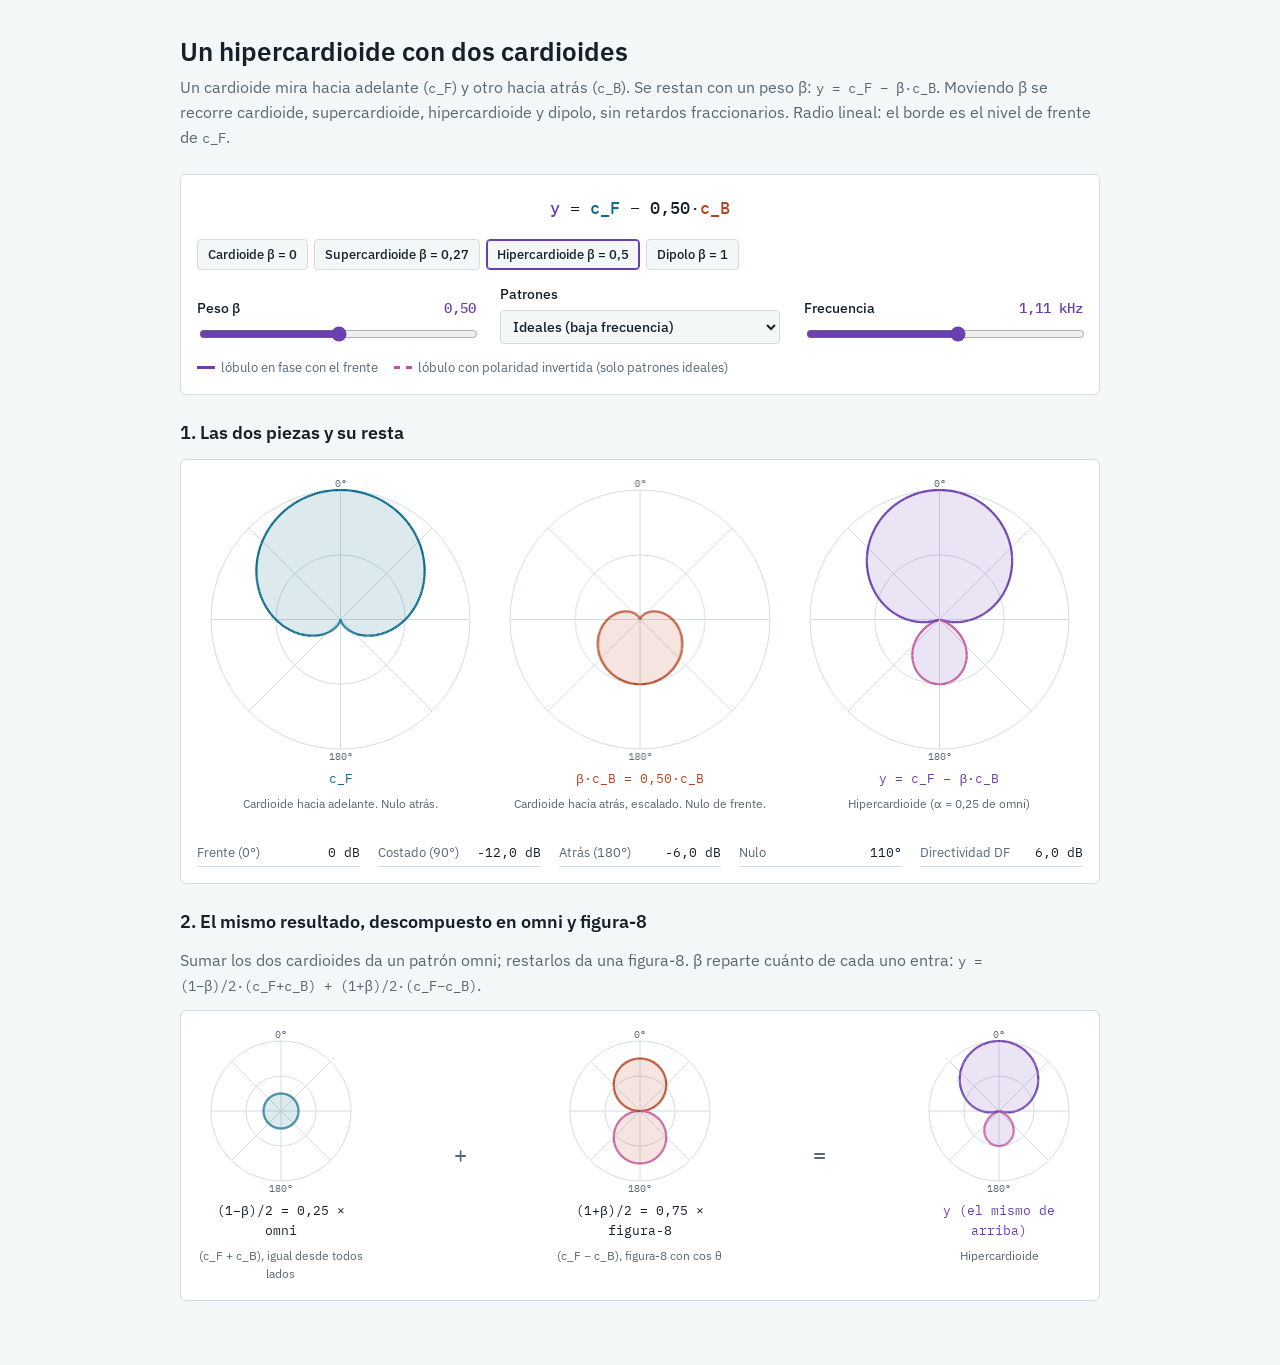
<file: orbita-obsidian/hipercardioide_con_cardioides.html>
<!doctype html>
<html lang="es">
<head>
<meta charset="utf-8">
<meta name="viewport" content="width=device-width, initial-scale=1">
<title>Hipercardioide con dos cardioides</title>
<meta name="claude:viewport-fit-sides" content="cover">
<link rel="preconnect" href="https://fonts.googleapis.com">
<link rel="preconnect" href="https://fonts.gstatic.com" crossorigin>
<link rel="stylesheet" href="https://fonts.googleapis.com/css2?family=IBM+Plex+Mono:wght@400;500&family=IBM+Plex+Sans:wght@400;500;600&display=swap">
<style>
/* Layout: arriba los controles y la ecuación viva; abajo las piezas en polar lineal (c_F, β·c_B, y), y una segunda fila con el mismo y descompuesto en omni + figura-8. */
:root {
  --bg: #f4f7f8;
  --panel: #ffffff;
  --fg: #15202a;
  --muted: #586774;
  --rule: #d3dce2;
  --cf: #0a6a8a;
  --cb: #b4451f;
  --y: #6a3fb0;
  --neg: #c2569a;
  --font-ui: "IBM Plex Sans", "Segoe UI", system-ui, sans-serif;
  --font-data: "IBM Plex Mono", ui-monospace, Consolas, monospace;
}
@media (prefers-color-scheme: dark) {
  :root:not([data-theme="light"]) {
    --bg: #10161b; --panel: #172028; --fg: #e4eaef; --muted: #94a3af; --rule: #2a3741;
    --cf: #5cc0e0; --cb: #f08a5d; --y: #b99cf0; --neg: #f08ac4; color-scheme: dark;
  }
}
:root[data-theme="dark"] {
  --bg: #10161b; --panel: #172028; --fg: #e4eaef; --muted: #94a3af; --rule: #2a3741;
  --cf: #5cc0e0; --cb: #f08a5d; --y: #b99cf0; --neg: #f08ac4; color-scheme: dark;
}
body {
  background: var(--bg); color: var(--fg);
  font-family: var(--font-ui); font-size: 16px; line-height: 1.55;
  padding-left: max(16px, env(safe-area-inset-left, 0px));
  padding-right: max(16px, env(safe-area-inset-right, 0px));
  padding-block: 28px 56px;
}
main { max-width: 920px; margin: 0 auto; display: flex; flex-direction: column; gap: 24px; }
h1 { font-size: 26px; line-height: 1.2; font-weight: 600; margin: 0; text-wrap: balance; }
h2 { font-size: 18px; font-weight: 600; margin: 0; text-wrap: balance; }
p { margin: 0; }
.muted { color: var(--muted); }
.m { font-family: var(--font-data); font-size: 14px; }
section { display: flex; flex-direction: column; gap: 12px; min-width: 0; }
.panel { background: var(--panel); border: 1px solid var(--rule); border-radius: 6px; padding: 16px; display: flex; flex-direction: column; gap: 14px; min-width: 0; }
.eqn { font-family: var(--font-data); font-size: 17px; text-align: center; overflow-x: auto; white-space: nowrap; padding: 4px 0; }
.eqn b { font-weight: 500; }
.ctrls { display: grid; grid-template-columns: repeat(auto-fit, minmax(240px, 1fr)); gap: 14px 24px; font-size: 14px; align-items: end; }
.ctrl { display: flex; flex-direction: column; gap: 4px; min-width: 0; }
.ctrl label { display: flex; justify-content: space-between; gap: 8px; font-weight: 500; }
.ctrl output { font-family: var(--font-data); color: var(--y); }
input[type=range] { width: 100%; accent-color: var(--y); }
.presets { display: flex; flex-wrap: wrap; gap: 6px; }
.presets button { font: 500 13px var(--font-ui); padding: 6px 10px; border-radius: 4px; cursor: pointer; border: 1px solid var(--rule); background: var(--bg); color: var(--fg); }
.presets button:hover { border-color: var(--y); }
.presets button[aria-pressed="true"] { border-color: var(--y); box-shadow: inset 0 0 0 1px var(--y); }
select { font: 500 14px var(--font-ui); padding: 6px 8px; border: 1px solid var(--rule); border-radius: 4px; background: var(--bg); color: var(--fg); }
button:focus-visible, select:focus-visible, input:focus-visible { outline: 2px solid var(--y); outline-offset: 2px; }
.row { display: grid; grid-template-columns: repeat(auto-fit, minmax(190px, 1fr)); gap: 12px; }
.cell { display: flex; flex-direction: column; gap: 6px; align-items: stretch; min-width: 0; }
.cell .t { font-family: var(--font-data); font-size: 13px; text-align: center; }
.cell .s { font-size: 12px; color: var(--muted); text-align: center; min-height: 2.6em; }
.op { display: flex; align-items: center; justify-content: center; font-family: var(--font-data); font-size: 22px; color: var(--muted); }
canvas { display: block; width: 100%; height: auto; }
.readout { display: grid; grid-template-columns: repeat(auto-fit, minmax(150px, 1fr)); gap: 6px 18px; font-size: 13px; margin: 0; }
.readout div { display: flex; justify-content: space-between; gap: 8px; border-bottom: 1px solid var(--rule); padding: 3px 0; }
.readout dt { color: var(--muted); }
.readout dd { margin: 0; font-family: var(--font-data); }
.legend { display: flex; flex-wrap: wrap; gap: 6px 16px; font-size: 13px; color: var(--muted); }
.legend span { display: inline-flex; align-items: center; gap: 6px; }
.legend i { width: 18px; height: 0; border-top: 3px solid; display: inline-block; }
.legend i.dash { border-top-style: dashed; }
</style>

</head>
<body>
<main>
<header style="display:flex;flex-direction:column;gap:8px">
  <h1>Un hipercardioide con dos cardioides</h1>
  <p class="muted">Un cardioide mira hacia adelante (<span class="m">c_F</span>) y otro hacia atrás (<span class="m">c_B</span>). Se restan con un peso β: <span class="m">y = c_F − β·c_B</span>. Moviendo β se recorre cardioide, supercardioide, hipercardioide y dipolo, sin retardos fraccionarios. Radio lineal: el borde es el nivel de frente de <span class="m">c_F</span>.</p>
</header>

<section>
  <div class="panel">
    <div class="eqn" id="eq" aria-live="polite"></div>
    <div class="presets" role="group" aria-label="Patrones">
      <button type="button" data-b="0">Cardioide β = 0</button>
      <button type="button" data-b="0.27">Supercardioide β = 0,27</button>
      <button type="button" data-b="0.5">Hipercardioide β = 0,5</button>
      <button type="button" data-b="1">Dipolo β = 1</button>
    </div>
    <div class="ctrls">
      <div class="ctrl"><label for="beta">Peso β <output id="beta-o"></output></label><input id="beta" type="range" min="0" max="1" step="0.01" value="0.5"></div>
      <div class="ctrl"><label for="mode">Patrones</label>
        <select id="mode">
          <option value="ideal" selected>Ideales (baja frecuencia)</option>
          <option value="exacto">Exactos a una frecuencia</option>
        </select></div>
      <div class="ctrl" id="f-wrap" hidden><label for="f">Frecuencia <output id="f-o"></output></label><input id="f" type="range" min="0" max="1" step="0.001" value="0.55"></div>
    </div>
    <div class="legend">
      <span><i style="border-color:var(--y)"></i>lóbulo en fase con el frente</span>
      <span><i class="dash" style="border-color:var(--neg)"></i>lóbulo con polaridad invertida (solo patrones ideales)</span>
    </div>
  </div>
</section>

<section>
  <h2>1. Las dos piezas y su resta</h2>
  <div class="panel">
    <div class="row" id="row1" style="grid-template-columns: repeat(auto-fit, minmax(190px, 1fr));">
      <div class="cell"><canvas id="p-cf" width="320" height="320" aria-label="Cardioide hacia adelante"></canvas><div class="t" style="color:var(--cf)">c_F</div><div class="s">Cardioide hacia adelante. Nulo atrás.</div></div>
      <div class="cell"><canvas id="p-cb" width="320" height="320" aria-label="Cardioide hacia atrás multiplicado por beta"></canvas><div class="t" style="color:var(--cb)" id="t-cb"></div><div class="s">Cardioide hacia atrás, escalado. Nulo de frente.</div></div>
      <div class="cell"><canvas id="p-y" width="320" height="320" aria-label="Resultado de la resta"></canvas><div class="t" style="color:var(--y)" id="t-y"></div><div class="s" id="s-y"></div></div>
    </div>
    <dl class="readout">
      <div><dt>Frente (0°)</dt><dd id="r-f"></dd></div>
      <div><dt>Costado (90°)</dt><dd id="r-s"></dd></div>
      <div><dt>Atrás (180°)</dt><dd id="r-b"></dd></div>
      <div><dt>Nulo</dt><dd id="r-n"></dd></div>
      <div><dt>Directividad DF</dt><dd id="r-df"></dd></div>
    </dl>
  </div>
</section>

<section id="sec-desc">
  <h2>2. El mismo resultado, descompuesto en omni y figura-8</h2>
  <p class="muted">Sumar los dos cardioides da un patrón omni; restarlos da una figura-8. β reparte cuánto de cada uno entra: <span class="m">y = (1−β)/2·(c_F+c_B) + (1+β)/2·(c_F−c_B)</span>.</p>
  <div class="panel">
    <div class="row" style="grid-template-columns: repeat(auto-fit, minmax(150px, 1fr));">
      <div class="cell"><canvas id="p-om" width="320" height="320" aria-label="Parte omni"></canvas><div class="t" id="t-om"></div><div class="s">(c_F + c_B), igual desde todos lados</div></div>
      <div class="op">+</div>
      <div class="cell"><canvas id="p-f8" width="320" height="320" aria-label="Parte figura-8"></canvas><div class="t" id="t-f8"></div><div class="s">(c_F − c_B), figura-8 con cos θ</div></div>
      <div class="op">=</div>
      <div class="cell"><canvas id="p-y2" width="320" height="320" aria-label="Resultado"></canvas><div class="t" style="color:var(--y)">y (el mismo de arriba)</div><div class="s" id="s-y2"></div></div>
    </div>
  </div>
</section>
</main>

<script>
(function () {
  var C = 343, FS = 16000, D = 0.0214375;
  var $ = function (id) { return document.getElementById(id); };
  function tok(n) { return getComputedStyle(document.documentElement).getPropertyValue(n).trim(); }
  function fmt(x, n) { return x.toFixed(n === undefined ? 2 : n).replace(".", ","); }
  function freq() { return 100 * Math.pow(80, +$("f").value); }
  function fmtF(f) { return f >= 1000 ? fmt(f / 1000) + " kHz" : fmt(f, 0) + " Hz"; }

  // Patrones ideales (baja frecuencia): c_F = (1+cos)/2, c_B = (1-cos)/2. Con signo.
  // Patrones exactos: c_F = 1 - x2 z, c_B = x2 - z, con x2 = e^{-j w tau0 cos th}, z = e^{-j w T}, T = 1 muestra. Se usa el módulo del complejo.
  function parts(th, mode, f, b) {
    if (mode === "ideal") {
      var c = Math.cos(th), cf = (1 + c) / 2, cb = (1 - c) / 2;
      return { cf: cf, cb: cb, y: cf - b * cb, om: (1 - b) / 2, f8: (1 + b) / 2 * c, cfc: null };
    }
    var w = 2 * Math.PI * f, u = w * D / C * Math.cos(th), v = w / FS;
    var xr = Math.cos(-u), xi = Math.sin(-u), zr = Math.cos(v), zi = -Math.sin(v);
    var fr = 1 - (xr * zr - xi * zi), fi = -(xr * zi + xi * zr), br = xr - zr, bi = xi - zi;
    return { cf: Math.hypot(fr, fi), cb: Math.hypot(br, bi), y: Math.hypot(fr - b * br, fi - b * bi) };
  }
  function norm(mode, f) { // nivel de frente de c_F, para que el borde sea 1
    return mode === "ideal" ? 1 : Math.max(parts(0, mode, f, 0).cf, 1e-9);
  }

  function setup(cv) {
    var dpr = window.devicePixelRatio || 1, W = cv.clientWidth;
    cv.width = Math.round(W * dpr); cv.height = Math.round(W * dpr); cv.style.height = W + "px";
    var ctx = cv.getContext("2d"); ctx.setTransform(dpr, 0, 0, dpr, 0, 0); ctx.clearRect(0, 0, W, W);
    return { ctx: ctx, W: W };
  }
  function polar(cv, fn, color, scale) {
    var s = setup(cv), ctx = s.ctx, W = s.W, cx = W / 2, cy = W / 2, R = W / 2 - 14;
    var rule = tok("--rule"), muted = tok("--muted"), neg = tok("--neg");
    ctx.lineWidth = 1; ctx.strokeStyle = rule; ctx.fillStyle = muted; ctx.font = "10px " + tok("--font-data");
    [0.5, 1].forEach(function (k) { ctx.beginPath(); ctx.arc(cx, cy, R * k, 0, 7); ctx.stroke(); });
    for (var a = 0; a < 360; a += 45) { var r = a * Math.PI / 180; ctx.beginPath(); ctx.moveTo(cx, cy); ctx.lineTo(cx + R * Math.sin(r), cy - R * Math.cos(r)); ctx.stroke(); }
    ctx.textAlign = "center"; ctx.fillText("0°", cx, cy - R - 3 + 0); ctx.fillText("180°", cx, cy + R + 11);
    var pts = [];
    for (var j = 0; j <= 360; j++) { var t = j * Math.PI / 180, v = fn(t) / scale; pts.push([t, v]); }
    function path(close) {
      ctx.beginPath();
      pts.forEach(function (p, i) { var rr = R * Math.abs(p[1]), x = cx + rr * Math.sin(p[0]), y = cy - rr * Math.cos(p[0]); i ? ctx.lineTo(x, y) : ctx.moveTo(x, y); });
      if (close) ctx.closePath();
    }
    path(true); ctx.globalAlpha = 0.14; ctx.fillStyle = color; ctx.fill(); ctx.globalAlpha = 1;
    // trazo: positivo sólido, negativo punteado
    ctx.lineWidth = 2.2;
    for (var i = 1; i < pts.length; i++) {
      var p0 = pts[i - 1], p1 = pts[i], negv = (p0[1] + p1[1]) / 2 < -1e-6;
      ctx.beginPath(); ctx.setLineDash(negv ? [4, 3] : []); ctx.strokeStyle = negv ? neg : color;
      [p0, p1].forEach(function (p, k) { var rr = R * Math.abs(p[1]), x = cx + rr * Math.sin(p[0]), y = cy - rr * Math.cos(p[0]); k ? ctx.lineTo(x, y) : ctx.moveTo(x, y); });
      ctx.stroke();
    }
    ctx.setLineDash([]);
  }

  function draw() {
    var b = +$("beta").value, mode = $("mode").value, f = freq();
    $("f-wrap").hidden = mode !== "exacto";
    $("sec-desc").hidden = mode !== "ideal";
    $("beta-o").textContent = fmt(b);
    $("f-o").textContent = fmtF(f);
    document.querySelectorAll(".presets button").forEach(function (bt) { bt.setAttribute("aria-pressed", Math.abs(+bt.dataset.b - b) < 0.005 ? "true" : "false"); });
    $("eq").innerHTML = "<b style='color:var(--y)'>y</b> = <b style='color:var(--cf)'>c_F</b> − <b>" + fmt(b) + "</b>·<b style='color:var(--cb)'>c_B</b>";
    $("t-cb").textContent = "β·c_B = " + fmt(b) + "·c_B";
    $("t-y").textContent = "y = c_F − β·c_B";

    var sc = norm(mode, f);
    var g = function (key) { return function (t) { return parts(t, mode, f, b)[key]; }; };
    polar($("p-cf"), g("cf"), tok("--cf"), sc);
    polar($("p-cb"), function (t) { return b * parts(t, mode, f, b).cb; }, tok("--cb"), sc);
    polar($("p-y"), g("y"), tok("--y"), sc);

    var N = 720, mn = Infinity, mnT = 0, den = 0, ymax = 0, i;
    for (i = 0; i <= N; i++) {
      var th = Math.PI * i / N, v = Math.abs(parts(th, mode, f, b).y);
      ymax = Math.max(ymax, v);
      if (v < mn) { mn = v; mnT = th; }
      den += ((i === 0 || i === N) ? 0.5 : 1) * v * v * Math.sin(th) * (Math.PI / N);
    }
    den *= 0.5;
    var front = Math.abs(parts(0, mode, f, b).y), side = Math.abs(parts(Math.PI / 2, mode, f, b).y), back = Math.abs(parts(Math.PI, mode, f, b).y);
    var db = function (x) { return x < 1e-6 ? "−∞" : fmt(20 * Math.log10(x / Math.max(front, 1e-9)), 1) + " dB"; };
    var alpha = (1 - b) / 2;
    $("r-f").textContent = "0 dB";
    $("r-s").textContent = front < 1e-6 ? "—" : db(side);
    $("r-b").textContent = front < 1e-6 ? "—" : db(back);
    $("r-n").textContent = mn / Math.max(ymax, 1e-9) < 0.05 ? fmt(mnT * 180 / Math.PI, 0) + "°" : "sin nulo";
    $("r-df").textContent = front < 1e-6 ? "—" : fmt(10 * Math.log10(front * front / den), 1) + " dB";
    var nombre = b < 0.02 ? "Cardioide" : Math.abs(b - 0.27) < 0.03 ? "Supercardioide" : Math.abs(b - 0.5) < 0.03 ? "Hipercardioide" : b > 0.98 ? "Dipolo" : "Patrón intermedio";
    $("s-y").textContent = nombre + (mode === "ideal" ? " (α = " + fmt(alpha) + " de omni)" : " a " + fmtF(f));
    $("s-y2").textContent = nombre;

    if (mode === "ideal") {
      $("t-om").textContent = "(1−β)/2 = " + fmt(alpha) + " × omni";
      $("t-f8").textContent = "(1+β)/2 = " + fmt((1 + b) / 2) + " × figura-8";
      polar($("p-om"), function () { return alpha; }, tok("--cf"), 1);
      polar($("p-f8"), function (t) { return (1 + b) / 2 * Math.cos(t); }, tok("--cb"), 1);
      polar($("p-y2"), g("y"), tok("--y"), 1);
    }
  }

  document.querySelectorAll(".presets button").forEach(function (bt) {
    bt.addEventListener("click", function () { $("beta").value = bt.dataset.b; draw(); });
  });
  ["beta", "mode", "f"].forEach(function (id) { $(id).addEventListener("input", draw); });
  window.addEventListener("resize", draw);
  if (window.matchMedia) window.matchMedia("(prefers-color-scheme: dark)").addEventListener("change", draw);
  new MutationObserver(draw).observe(document.documentElement, { attributes: true, attributeFilter: ["data-theme"] });
  if (document.fonts && document.fonts.ready) document.fonts.ready.then(draw);
  draw();
})();
</script>
</body>
</html>
</file>
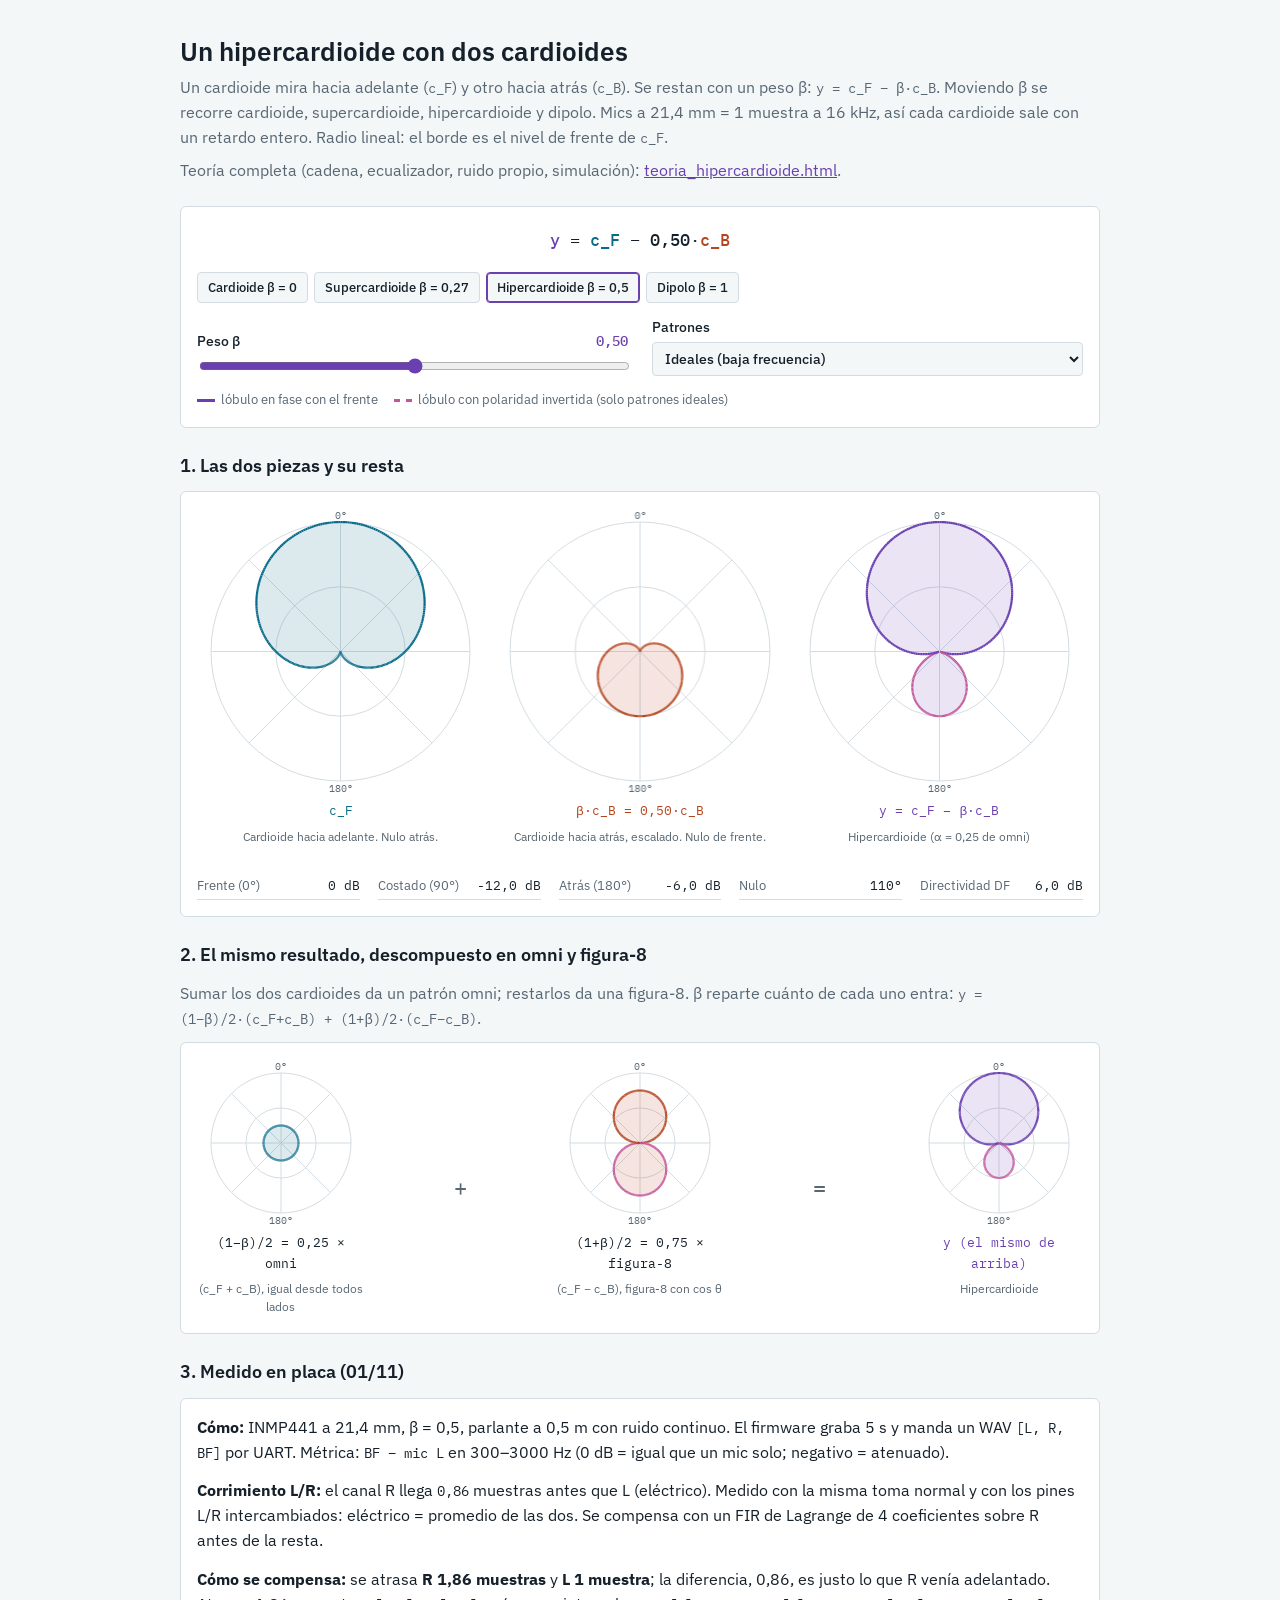
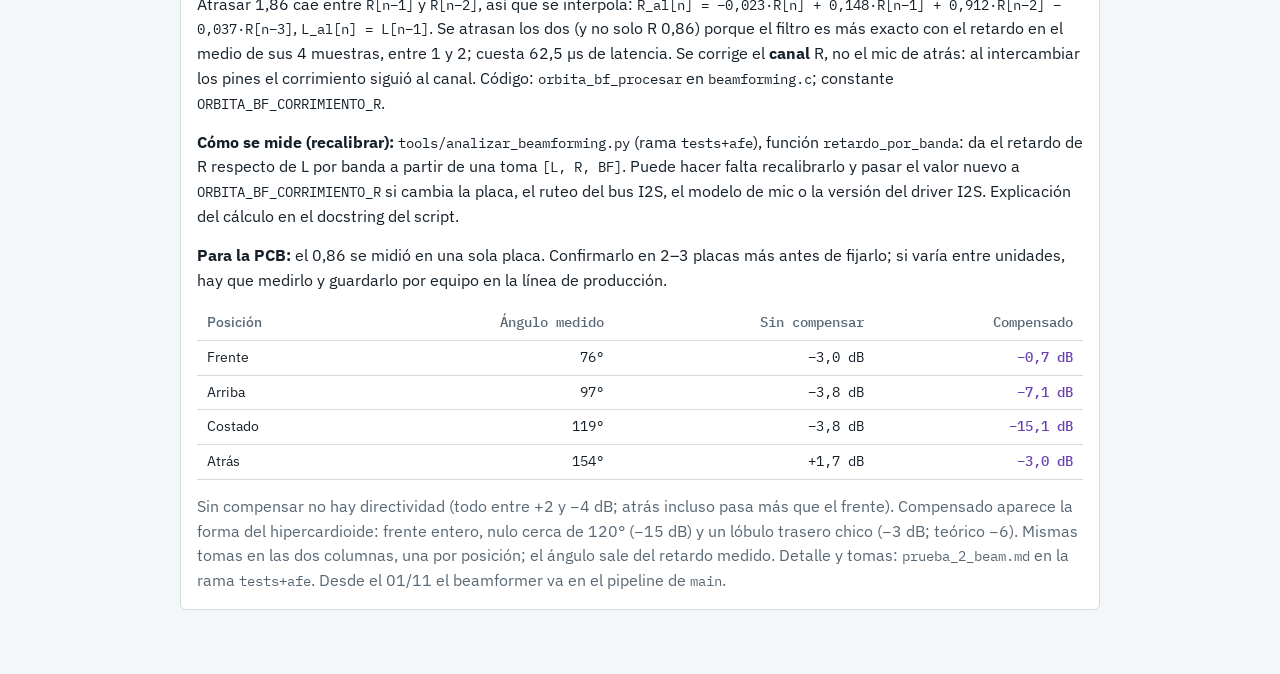
<file: orbita-obsidian/Beamforming/resumen_beamforming.html>
<!doctype html>
<html lang="es">
<head>
<meta charset="utf-8">
<meta name="viewport" content="width=device-width, initial-scale=1">
<title>Hipercardioide con dos cardioides</title>
<meta name="claude:viewport-fit-sides" content="cover">
<link rel="preconnect" href="https://fonts.googleapis.com">
<link rel="preconnect" href="https://fonts.gstatic.com" crossorigin>
<link rel="stylesheet" href="https://fonts.googleapis.com/css2?family=IBM+Plex+Mono:wght@400;500&family=IBM+Plex+Sans:wght@400;500;600&display=swap">
<style>
/* Layout: arriba los controles y la ecuación viva; abajo las piezas en polar lineal (c_F, β·c_B, y), el mismo y descompuesto en omni + figura-8, y la medición en placa. */
:root {
  --bg: #f4f7f8;
  --panel: #ffffff;
  --fg: #15202a;
  --muted: #586774;
  --rule: #d3dce2;
  --cf: #0a6a8a;
  --cb: #b4451f;
  --y: #6a3fb0;
  --neg: #c2569a;
  --font-ui: "IBM Plex Sans", "Segoe UI", system-ui, sans-serif;
  --font-data: "IBM Plex Mono", ui-monospace, Consolas, monospace;
}
@media (prefers-color-scheme: dark) {
  :root:not([data-theme="light"]) {
    --bg: #10161b; --panel: #172028; --fg: #e4eaef; --muted: #94a3af; --rule: #2a3741;
    --cf: #5cc0e0; --cb: #f08a5d; --y: #b99cf0; --neg: #f08ac4; color-scheme: dark;
  }
}
:root[data-theme="dark"] {
  --bg: #10161b; --panel: #172028; --fg: #e4eaef; --muted: #94a3af; --rule: #2a3741;
  --cf: #5cc0e0; --cb: #f08a5d; --y: #b99cf0; --neg: #f08ac4; color-scheme: dark;
}
body {
  background: var(--bg); color: var(--fg);
  font-family: var(--font-ui); font-size: 16px; line-height: 1.55;
  padding-left: max(16px, env(safe-area-inset-left, 0px));
  padding-right: max(16px, env(safe-area-inset-right, 0px));
  padding-block: 28px 56px;
}
main { max-width: 920px; margin: 0 auto; display: flex; flex-direction: column; gap: 24px; }
h1 { font-size: 26px; line-height: 1.2; font-weight: 600; margin: 0; text-wrap: balance; }
h2 { font-size: 18px; font-weight: 600; margin: 0; text-wrap: balance; }
p { margin: 0; }
.muted { color: var(--muted); }
.m { font-family: var(--font-data); font-size: 14px; }
section { display: flex; flex-direction: column; gap: 12px; min-width: 0; }
.panel { background: var(--panel); border: 1px solid var(--rule); border-radius: 6px; padding: 16px; display: flex; flex-direction: column; gap: 14px; min-width: 0; }
.eqn { font-family: var(--font-data); font-size: 17px; text-align: center; overflow-x: auto; white-space: nowrap; padding: 4px 0; }
.eqn b { font-weight: 500; }
.ctrls { display: grid; grid-template-columns: repeat(auto-fit, minmax(240px, 1fr)); gap: 14px 24px; font-size: 14px; align-items: end; }
.ctrl { display: flex; flex-direction: column; gap: 4px; min-width: 0; }
.ctrl label { display: flex; justify-content: space-between; gap: 8px; font-weight: 500; }
.ctrl output { font-family: var(--font-data); color: var(--y); }
input[type=range] { width: 100%; accent-color: var(--y); }
.presets { display: flex; flex-wrap: wrap; gap: 6px; }
.presets button { font: 500 13px var(--font-ui); padding: 6px 10px; border-radius: 4px; cursor: pointer; border: 1px solid var(--rule); background: var(--bg); color: var(--fg); }
.presets button:hover { border-color: var(--y); }
.presets button[aria-pressed="true"] { border-color: var(--y); box-shadow: inset 0 0 0 1px var(--y); }
select { font: 500 14px var(--font-ui); padding: 6px 8px; border: 1px solid var(--rule); border-radius: 4px; background: var(--bg); color: var(--fg); }
button:focus-visible, select:focus-visible, input:focus-visible { outline: 2px solid var(--y); outline-offset: 2px; }
.row { display: grid; grid-template-columns: repeat(auto-fit, minmax(190px, 1fr)); gap: 12px; }
.cell { display: flex; flex-direction: column; gap: 6px; align-items: stretch; min-width: 0; }
.cell .t { font-family: var(--font-data); font-size: 13px; text-align: center; }
.cell .s { font-size: 12px; color: var(--muted); text-align: center; min-height: 2.6em; }
.op { display: flex; align-items: center; justify-content: center; font-family: var(--font-data); font-size: 22px; color: var(--muted); }
[hidden] { display: none !important; }
.tbl { overflow-x: auto; }
table { border-collapse: collapse; width: 100%; font-size: 14px; }
th, td { text-align: left; padding: 6px 10px; border-bottom: 1px solid var(--rule); white-space: nowrap; }
th { font-weight: 500; color: var(--muted); }
td:nth-child(n+2), th:nth-child(n+2) { text-align: right; font-family: var(--font-data); }
td b { color: var(--y); font-weight: 500; }
canvas { display: block; width: 100%; height: auto; }
.readout { display: grid; grid-template-columns: repeat(auto-fit, minmax(150px, 1fr)); gap: 6px 18px; font-size: 13px; margin: 0; }
.readout div { display: flex; justify-content: space-between; gap: 8px; border-bottom: 1px solid var(--rule); padding: 3px 0; }
.readout dt { color: var(--muted); }
.readout dd { margin: 0; font-family: var(--font-data); }
.legend { display: flex; flex-wrap: wrap; gap: 6px 16px; font-size: 13px; color: var(--muted); }
.legend span { display: inline-flex; align-items: center; gap: 6px; }
.legend i { width: 18px; height: 0; border-top: 3px solid; display: inline-block; }
.legend i.dash { border-top-style: dashed; }
</style>

</head>
<body>
<main>
<header style="display:flex;flex-direction:column;gap:8px">
  <h1>Un hipercardioide con dos cardioides</h1>
  <p class="muted">Un cardioide mira hacia adelante (<span class="m">c_F</span>) y otro hacia atrás (<span class="m">c_B</span>). Se restan con un peso β: <span class="m">y = c_F − β·c_B</span>. Moviendo β se recorre cardioide, supercardioide, hipercardioide y dipolo. Mics a 21,4 mm = 1 muestra a 16 kHz, así cada cardioide sale con un retardo entero. Radio lineal: el borde es el nivel de frente de <span class="m">c_F</span>.</p>
  <p class="muted">Teoría completa (cadena, ecualizador, ruido propio, simulación): <a href="teoria_hipercardioide.html" style="color:var(--y)">teoria_hipercardioide.html</a>.</p>
</header>

<section>
  <div class="panel">
    <div class="eqn" id="eq" aria-live="polite"></div>
    <div class="presets" role="group" aria-label="Patrones">
      <button type="button" data-b="0">Cardioide β = 0</button>
      <button type="button" data-b="0.27">Supercardioide β = 0,27</button>
      <button type="button" data-b="0.5">Hipercardioide β = 0,5</button>
      <button type="button" data-b="1">Dipolo β = 1</button>
    </div>
    <div class="ctrls">
      <div class="ctrl"><label for="beta">Peso β <output id="beta-o"></output></label><input id="beta" type="range" min="0" max="1" step="0.01" value="0.5"></div>
      <div class="ctrl"><label for="mode">Patrones</label>
        <select id="mode">
          <option value="ideal" selected>Ideales (baja frecuencia)</option>
          <option value="exacto">Exactos a una frecuencia</option>
        </select></div>
      <div class="ctrl" id="f-wrap" hidden><label for="f">Frecuencia <output id="f-o"></output></label><input id="f" type="range" min="0" max="1" step="0.001" value="0.55"></div>
    </div>
    <div class="legend">
      <span><i style="border-color:var(--y)"></i>lóbulo en fase con el frente</span>
      <span><i class="dash" style="border-color:var(--neg)"></i>lóbulo con polaridad invertida (solo patrones ideales)</span>
    </div>
  </div>
</section>

<section>
  <h2>1. Las dos piezas y su resta</h2>
  <div class="panel">
    <div class="row" id="row1" style="grid-template-columns: repeat(auto-fit, minmax(190px, 1fr));">
      <div class="cell"><canvas id="p-cf" width="320" height="320" aria-label="Cardioide hacia adelante"></canvas><div class="t" style="color:var(--cf)">c_F</div><div class="s">Cardioide hacia adelante. Nulo atrás.</div></div>
      <div class="cell"><canvas id="p-cb" width="320" height="320" aria-label="Cardioide hacia atrás multiplicado por beta"></canvas><div class="t" style="color:var(--cb)" id="t-cb"></div><div class="s">Cardioide hacia atrás, escalado. Nulo de frente.</div></div>
      <div class="cell"><canvas id="p-y" width="320" height="320" aria-label="Resultado de la resta"></canvas><div class="t" style="color:var(--y)" id="t-y"></div><div class="s" id="s-y"></div></div>
    </div>
    <dl class="readout">
      <div><dt>Frente (0°)</dt><dd id="r-f"></dd></div>
      <div><dt>Costado (90°)</dt><dd id="r-s"></dd></div>
      <div><dt>Atrás (180°)</dt><dd id="r-b"></dd></div>
      <div><dt>Nulo</dt><dd id="r-n"></dd></div>
      <div><dt>Directividad DF</dt><dd id="r-df"></dd></div>
    </dl>
  </div>
</section>

<section id="sec-desc">
  <h2>2. El mismo resultado, descompuesto en omni y figura-8</h2>
  <p class="muted">Sumar los dos cardioides da un patrón omni; restarlos da una figura-8. β reparte cuánto de cada uno entra: <span class="m">y = (1−β)/2·(c_F+c_B) + (1+β)/2·(c_F−c_B)</span>.</p>
  <div class="panel">
    <div class="row" style="grid-template-columns: repeat(auto-fit, minmax(150px, 1fr));">
      <div class="cell"><canvas id="p-om" width="320" height="320" aria-label="Parte omni"></canvas><div class="t" id="t-om"></div><div class="s">(c_F + c_B), igual desde todos lados</div></div>
      <div class="op">+</div>
      <div class="cell"><canvas id="p-f8" width="320" height="320" aria-label="Parte figura-8"></canvas><div class="t" id="t-f8"></div><div class="s">(c_F − c_B), figura-8 con cos θ</div></div>
      <div class="op">=</div>
      <div class="cell"><canvas id="p-y2" width="320" height="320" aria-label="Resultado"></canvas><div class="t" style="color:var(--y)">y (el mismo de arriba)</div><div class="s" id="s-y2"></div></div>
    </div>
  </div>
</section>

<section>
  <h2>3. Medido en placa (01/11)</h2>
  <div class="panel">
    <p><b>Cómo:</b> INMP441 a 21,4 mm, β = 0,5, parlante a 0,5 m con ruido continuo. El firmware graba 5 s y manda un WAV <span class="m">[L, R, BF]</span> por UART. Métrica: <span class="m">BF − mic L</span> en 300–3000 Hz (0 dB = igual que un mic solo; negativo = atenuado).</p>
    <p><b>Corrimiento L/R:</b> el canal R llega <span class="m">0,86</span> muestras antes que L (eléctrico). Medido con la misma toma normal y con los pines L/R intercambiados: eléctrico = promedio de las dos. Se compensa con un FIR de Lagrange de 4 coeficientes sobre R antes de la resta.</p>
    <p><b>Cómo se compensa:</b> se atrasa <b>R 1,86 muestras</b> y <b>L 1 muestra</b>; la diferencia, 0,86, es justo lo que R venía adelantado. Atrasar 1,86 cae entre <span class="m">R[n−1]</span> y <span class="m">R[n−2]</span>, así que se interpola: <span class="m">R_al[n] = −0,023·R[n] + 0,148·R[n−1] + 0,912·R[n−2] − 0,037·R[n−3]</span>, <span class="m">L_al[n] = L[n−1]</span>. Se atrasan los dos (y no solo R 0,86) porque el filtro es más exacto con el retardo en el medio de sus 4 muestras, entre 1 y 2; cuesta 62,5 µs de latencia. Se corrige el <b>canal</b> R, no el mic de atrás: al intercambiar los pines el corrimiento siguió al canal. Código: <span class="m">orbita_bf_procesar</span> en <span class="m">beamforming.c</span>; constante <span class="m">ORBITA_BF_CORRIMIENTO_R</span>.</p>
    <p><b>Cómo se mide (recalibrar):</b> <span class="m">tools/analizar_beamforming.py</span> (rama <span class="m">tests+afe</span>), función <span class="m">retardo_por_banda</span>: da el retardo de R respecto de L por banda a partir de una toma <span class="m">[L, R, BF]</span>. Puede hacer falta recalibrarlo y pasar el valor nuevo a <span class="m">ORBITA_BF_CORRIMIENTO_R</span> si cambia la placa, el ruteo del bus I2S, el modelo de mic o la versión del driver I2S. Explicación del cálculo en el docstring del script.</p>
    <p><b>Para la PCB:</b> el 0,86 se midió en una sola placa. Confirmarlo en 2–3 placas más antes de fijarlo; si varía entre unidades, hay que medirlo y guardarlo por equipo en la línea de producción.</p>
    <div class="tbl">
      <table>
        <thead><tr><th>Posición</th><th>Ángulo medido</th><th>Sin compensar</th><th>Compensado</th></tr></thead>
        <tbody>
          <tr><td>Frente</td><td>76°</td><td>−3,0 dB</td><td><b>−0,7 dB</b></td></tr>
          <tr><td>Arriba</td><td>97°</td><td>−3,8 dB</td><td><b>−7,1 dB</b></td></tr>
          <tr><td>Costado</td><td>119°</td><td>−3,8 dB</td><td><b>−15,1 dB</b></td></tr>
          <tr><td>Atrás</td><td>154°</td><td>+1,7 dB</td><td><b>−3,0 dB</b></td></tr>
        </tbody>
      </table>
    </div>
    <p class="muted">Sin compensar no hay directividad (todo entre +2 y −4 dB; atrás incluso pasa más que el frente). Compensado aparece la forma del hipercardioide: frente entero, nulo cerca de 120° (−15 dB) y un lóbulo trasero chico (−3 dB; teórico −6). Mismas tomas en las dos columnas, una por posición; el ángulo sale del retardo medido. Detalle y tomas: <span class="m">prueba_2_beam.md</span> en la rama <span class="m">tests+afe</span>. Desde el 01/11 el beamformer va en el pipeline de <span class="m">main</span>.</p>
  </div>
</section>
</main>

<script>
(function () {
  var C = 343, FS = 16000, D = 0.0214375;
  var $ = function (id) { return document.getElementById(id); };
  function tok(n) { return getComputedStyle(document.documentElement).getPropertyValue(n).trim(); }
  function fmt(x, n) { return x.toFixed(n === undefined ? 2 : n).replace(".", ","); }
  function freq() { return 100 * Math.pow(80, +$("f").value); }
  function fmtF(f) { return f >= 1000 ? fmt(f / 1000) + " kHz" : fmt(f, 0) + " Hz"; }

  // Patrones ideales (baja frecuencia): c_F = (1+cos)/2, c_B = (1-cos)/2. Con signo.
  // Patrones exactos: c_F = 1 - x2 z, c_B = x2 - z, con x2 = e^{-j w tau0 cos th}, z = e^{-j w T}, T = 1 muestra. Se usa el módulo del complejo.
  function parts(th, mode, f, b) {
    if (mode === "ideal") {
      var c = Math.cos(th), cf = (1 + c) / 2, cb = (1 - c) / 2;
      return { cf: cf, cb: cb, y: cf - b * cb, om: (1 - b) / 2, f8: (1 + b) / 2 * c, cfc: null };
    }
    var w = 2 * Math.PI * f, u = w * D / C * Math.cos(th), v = w / FS;
    var xr = Math.cos(-u), xi = Math.sin(-u), zr = Math.cos(v), zi = -Math.sin(v);
    var fr = 1 - (xr * zr - xi * zi), fi = -(xr * zi + xi * zr), br = xr - zr, bi = xi - zi;
    return { cf: Math.hypot(fr, fi), cb: Math.hypot(br, bi), y: Math.hypot(fr - b * br, fi - b * bi) };
  }
  function norm(mode, f) { // nivel de frente de c_F, para que el borde sea 1
    return mode === "ideal" ? 1 : Math.max(parts(0, mode, f, 0).cf, 1e-9);
  }

  function setup(cv) {
    var dpr = window.devicePixelRatio || 1, W = cv.clientWidth;
    cv.width = Math.round(W * dpr); cv.height = Math.round(W * dpr); cv.style.height = W + "px";
    var ctx = cv.getContext("2d"); ctx.setTransform(dpr, 0, 0, dpr, 0, 0); ctx.clearRect(0, 0, W, W);
    return { ctx: ctx, W: W };
  }
  function polar(cv, fn, color, scale) {
    var s = setup(cv), ctx = s.ctx, W = s.W, cx = W / 2, cy = W / 2, R = W / 2 - 14;
    var rule = tok("--rule"), muted = tok("--muted"), neg = tok("--neg");
    ctx.lineWidth = 1; ctx.strokeStyle = rule; ctx.fillStyle = muted; ctx.font = "10px " + tok("--font-data");
    [0.5, 1].forEach(function (k) { ctx.beginPath(); ctx.arc(cx, cy, R * k, 0, 7); ctx.stroke(); });
    for (var a = 0; a < 360; a += 45) { var r = a * Math.PI / 180; ctx.beginPath(); ctx.moveTo(cx, cy); ctx.lineTo(cx + R * Math.sin(r), cy - R * Math.cos(r)); ctx.stroke(); }
    ctx.textAlign = "center"; ctx.fillText("0°", cx, cy - R - 3 + 0); ctx.fillText("180°", cx, cy + R + 11);
    var pts = [];
    for (var j = 0; j <= 360; j++) { var t = j * Math.PI / 180, v = fn(t) / scale; pts.push([t, v]); }
    function path(close) {
      ctx.beginPath();
      pts.forEach(function (p, i) { var rr = R * Math.abs(p[1]), x = cx + rr * Math.sin(p[0]), y = cy - rr * Math.cos(p[0]); i ? ctx.lineTo(x, y) : ctx.moveTo(x, y); });
      if (close) ctx.closePath();
    }
    path(true); ctx.globalAlpha = 0.14; ctx.fillStyle = color; ctx.fill(); ctx.globalAlpha = 1;
    // trazo: positivo sólido, negativo punteado
    ctx.lineWidth = 2.2;
    for (var i = 1; i < pts.length; i++) {
      var p0 = pts[i - 1], p1 = pts[i], negv = (p0[1] + p1[1]) / 2 < -1e-6;
      ctx.beginPath(); ctx.setLineDash(negv ? [4, 3] : []); ctx.strokeStyle = negv ? neg : color;
      [p0, p1].forEach(function (p, k) { var rr = R * Math.abs(p[1]), x = cx + rr * Math.sin(p[0]), y = cy - rr * Math.cos(p[0]); k ? ctx.lineTo(x, y) : ctx.moveTo(x, y); });
      ctx.stroke();
    }
    ctx.setLineDash([]);
  }

  function draw() {
    var b = +$("beta").value, mode = $("mode").value, f = freq();
    $("f-wrap").hidden = mode !== "exacto";
    $("sec-desc").hidden = mode !== "ideal";
    $("beta-o").textContent = fmt(b);
    $("f-o").textContent = fmtF(f);
    document.querySelectorAll(".presets button").forEach(function (bt) { bt.setAttribute("aria-pressed", Math.abs(+bt.dataset.b - b) < 0.005 ? "true" : "false"); });
    $("eq").innerHTML = "<b style='color:var(--y)'>y</b> = <b style='color:var(--cf)'>c_F</b> − <b>" + fmt(b) + "</b>·<b style='color:var(--cb)'>c_B</b>";
    $("t-cb").textContent = "β·c_B = " + fmt(b) + "·c_B";
    $("t-y").textContent = "y = c_F − β·c_B";

    var sc = norm(mode, f);
    var g = function (key) { return function (t) { return parts(t, mode, f, b)[key]; }; };
    polar($("p-cf"), g("cf"), tok("--cf"), sc);
    polar($("p-cb"), function (t) { return b * parts(t, mode, f, b).cb; }, tok("--cb"), sc);
    polar($("p-y"), g("y"), tok("--y"), sc);

    var N = 720, mn = Infinity, mnT = 0, den = 0, ymax = 0, i;
    for (i = 0; i <= N; i++) {
      var th = Math.PI * i / N, v = Math.abs(parts(th, mode, f, b).y);
      ymax = Math.max(ymax, v);
      if (v < mn) { mn = v; mnT = th; }
      den += ((i === 0 || i === N) ? 0.5 : 1) * v * v * Math.sin(th) * (Math.PI / N);
    }
    den *= 0.5;
    var front = Math.abs(parts(0, mode, f, b).y), side = Math.abs(parts(Math.PI / 2, mode, f, b).y), back = Math.abs(parts(Math.PI, mode, f, b).y);
    var db = function (x) { return x < 1e-6 ? "−∞" : fmt(20 * Math.log10(x / Math.max(front, 1e-9)), 1) + " dB"; };
    var alpha = (1 - b) / 2;
    $("r-f").textContent = "0 dB";
    $("r-s").textContent = front < 1e-6 ? "—" : db(side);
    $("r-b").textContent = front < 1e-6 ? "—" : db(back);
    $("r-n").textContent = mn / Math.max(ymax, 1e-9) < 0.05 ? fmt(mnT * 180 / Math.PI, 0) + "°" : "sin nulo";
    $("r-df").textContent = front < 1e-6 ? "—" : fmt(10 * Math.log10(front * front / den), 1) + " dB";
    var nombre = b < 0.02 ? "Cardioide" : Math.abs(b - 0.27) < 0.03 ? "Supercardioide" : Math.abs(b - 0.5) < 0.03 ? "Hipercardioide" : b > 0.98 ? "Dipolo" : "Patrón intermedio";
    $("s-y").textContent = nombre + (mode === "ideal" ? " (α = " + fmt(alpha) + " de omni)" : " a " + fmtF(f));
    $("s-y2").textContent = nombre;

    if (mode === "ideal") {
      $("t-om").textContent = "(1−β)/2 = " + fmt(alpha) + " × omni";
      $("t-f8").textContent = "(1+β)/2 = " + fmt((1 + b) / 2) + " × figura-8";
      polar($("p-om"), function () { return alpha; }, tok("--cf"), 1);
      polar($("p-f8"), function (t) { return (1 + b) / 2 * Math.cos(t); }, tok("--cb"), 1);
      polar($("p-y2"), g("y"), tok("--y"), 1);
    }
  }

  document.querySelectorAll(".presets button").forEach(function (bt) {
    bt.addEventListener("click", function () { $("beta").value = bt.dataset.b; draw(); });
  });
  ["beta", "mode", "f"].forEach(function (id) { $(id).addEventListener("input", draw); });
  window.addEventListener("resize", draw);
  if (window.matchMedia) window.matchMedia("(prefers-color-scheme: dark)").addEventListener("change", draw);
  new MutationObserver(draw).observe(document.documentElement, { attributes: true, attributeFilter: ["data-theme"] });
  if (document.fonts && document.fonts.ready) document.fonts.ready.then(draw);
  draw();
})();
</script>
</body>
</html>
</file>
